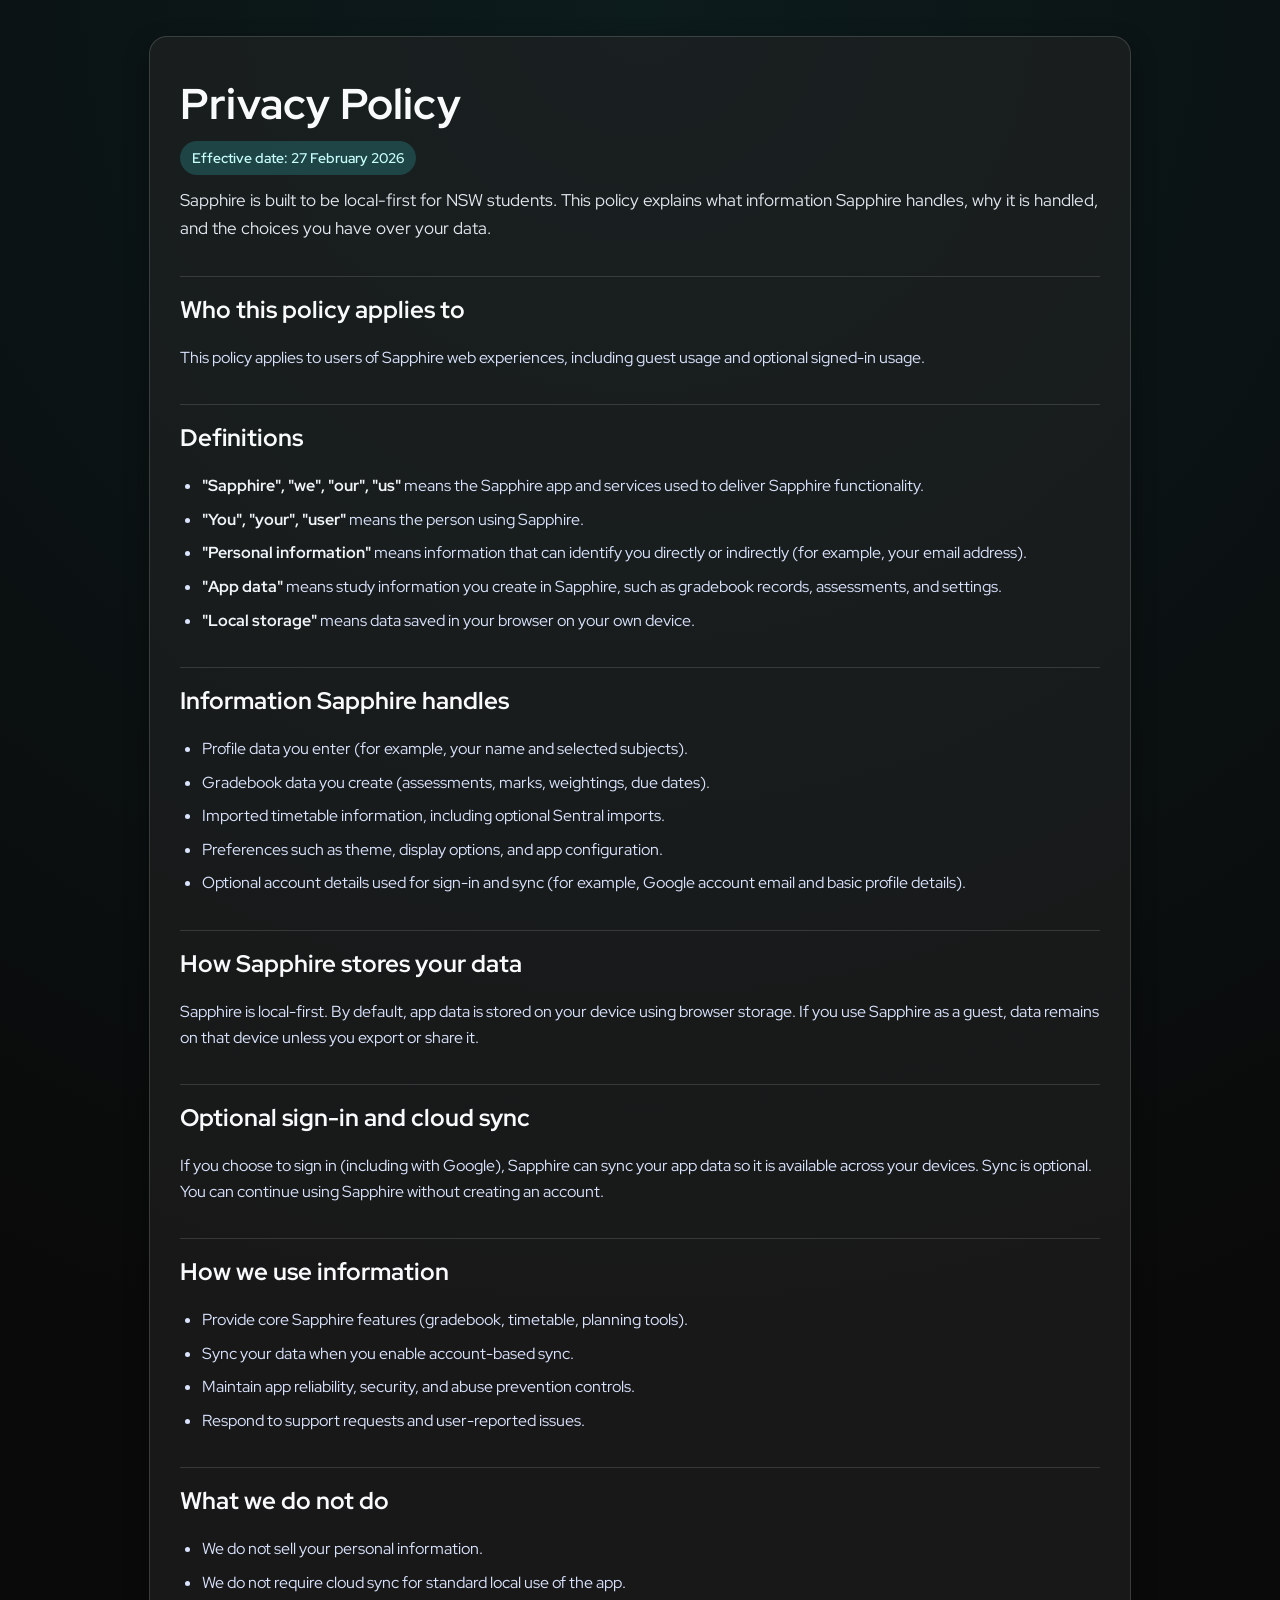
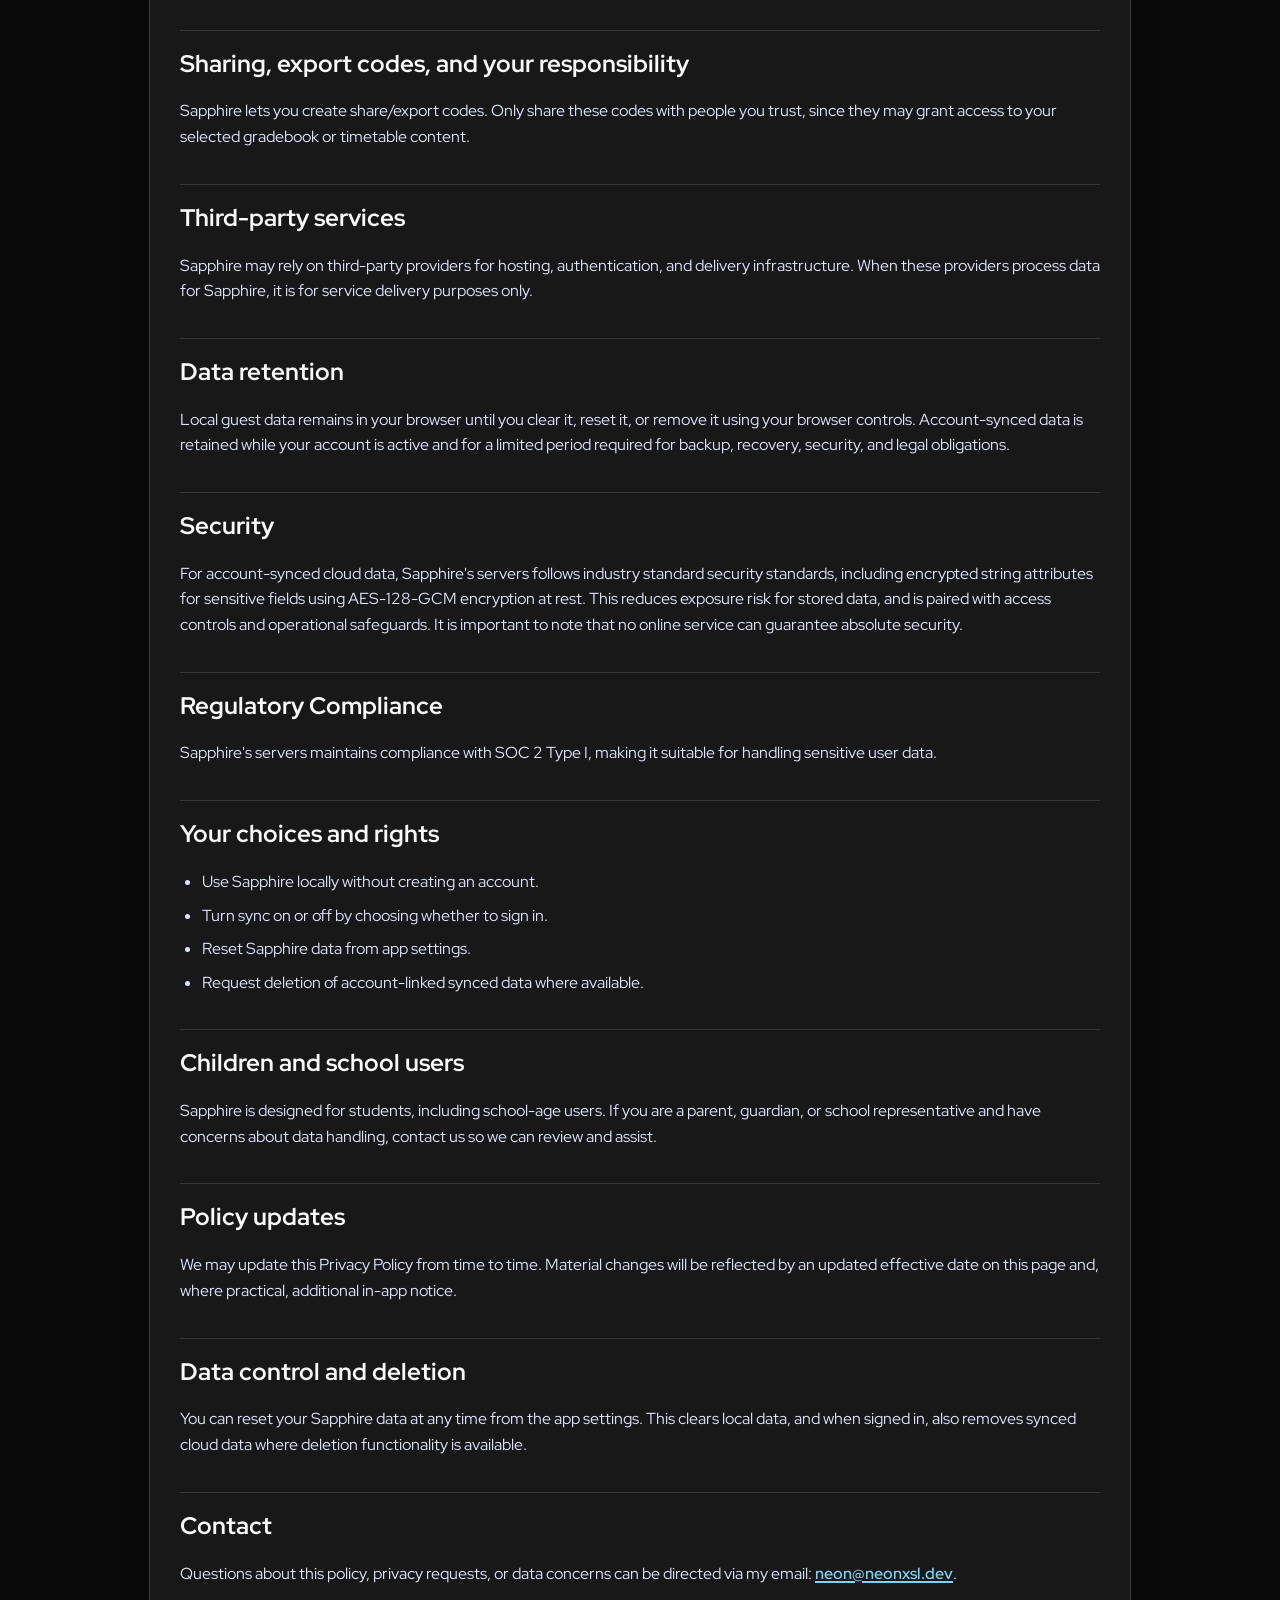
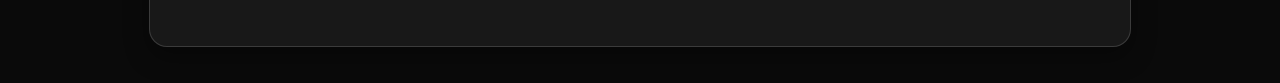
<file: privacy.html>
<!doctype html>
<html lang="en">
  <head>
    <meta charset="UTF-8" />
    <meta name="viewport" content="width=device-width, initial-scale=1.0" />
    <title>Sapphire Privacy Policy</title>
    <link rel="icon" href="favicon.png" />
    <link
      rel="stylesheet"
      href="https://fonts.googleapis.com/css2?family=Inter:wght@400;500;600;700;800&display=swap"
    />
    <link
      rel="stylesheet"
      href="https://fonts.googleapis.com/css2?family=Red+Hat+Display:wght@400;500;600;700;800&display=swap"
    />
    <link rel="stylesheet" href="style.css" />
  </head>
  <body class="privacy-page">
    <main>
      <header class="policy-header">
      <h1>Privacy Policy</h1>
      <p class="effective-date">Effective date: 27 February 2026</p>
      <p class="lead">
        Sapphire is built to be local-first for NSW students. This policy
        explains what information Sapphire handles, why it is handled, and the
        choices you have over your data.
      </p>
      </header>

      <h2>Who this policy applies to</h2>
      <p>
        This policy applies to users of Sapphire web experiences, including
        guest usage and optional signed-in usage.
      </p>

      <h2>Definitions</h2>
      <ul>
        <li>
          <strong>"Sapphire", "we", "our", "us"</strong> means the Sapphire app
          and services used to deliver Sapphire functionality.
        </li>
        <li>
          <strong>"You", "your", "user"</strong> means the person using
          Sapphire.
        </li>
        <li>
          <strong>"Personal information"</strong> means information that can
          identify you directly or indirectly (for example, your email address).
        </li>
        <li>
          <strong>"App data"</strong> means study information you create in
          Sapphire, such as gradebook records, assessments, and settings.
        </li>
        <li>
          <strong>"Local storage"</strong> means data saved in your browser on
          your own device.
        </li>
      </ul>

      <h2>Information Sapphire handles</h2>
      <ul>
        <li>
          Profile data you enter (for example, your name and selected subjects).
        </li>
        <li>
          Gradebook data you create (assessments, marks, weightings, due dates).
        </li>
        <li>
          Imported timetable information, including optional Sentral imports.
        </li>
        <li>
          Preferences such as theme, display options, and app configuration.
        </li>
        <li>
          Optional account details used for sign-in and sync (for example,
          Google account email and basic profile details).
        </li>
      </ul>

      <h2>How Sapphire stores your data</h2>
      <p>
        Sapphire is local-first. By default, app data is stored on your device
        using browser storage. If you use Sapphire as a guest, data remains on
        that device unless you export or share it.
      </p>

      <h2>Optional sign-in and cloud sync</h2>
      <p>
        If you choose to sign in (including with Google), Sapphire can sync your
        app data so it is available across your devices. Sync is optional. You
        can continue using Sapphire without creating an account.
      </p>

      <h2>How we use information</h2>
      <ul>
        <li>
          Provide core Sapphire features (gradebook, timetable, planning tools).
        </li>
        <li>Sync your data when you enable account-based sync.</li>
        <li>
          Maintain app reliability, security, and abuse prevention controls.
        </li>
        <li>Respond to support requests and user-reported issues.</li>
      </ul>

      <h2>What we do not do</h2>
      <ul>
        <li>We do not sell your personal information.</li>
        <li>We do not require cloud sync for standard local use of the app.</li>
      </ul>

      <h2>Sharing, export codes, and your responsibility</h2>
      <p>
        Sapphire lets you create share/export codes. Only share these codes with
        people you trust, since they may grant access to your selected gradebook
        or timetable content.
      </p>

      <h2>Third-party services</h2>
      <p>
        Sapphire may rely on third-party providers for hosting, authentication,
        and delivery infrastructure. When these providers process data for
        Sapphire, it is for service delivery purposes only.
      </p>

      <h2>Data retention</h2>
      <p>
        Local guest data remains in your browser until you clear it, reset it,
        or remove it using your browser controls. Account-synced data is
        retained while your account is active and for a limited period required
        for backup, recovery, security, and legal obligations.
      </p>

      <h2>Security</h2>
      <p>
        For account-synced cloud data, Sapphire's servers follows industry standard security
        standards, including encrypted string attributes for sensitive fields
        using AES-128-GCM encryption at rest. This reduces exposure risk for
        stored data, and is paired with access controls and operational
        safeguards. It is important to note that no online service can 
        guarantee absolute security.
      </p>

      <h2>Regulatory Compliance</h2>
      <p>
        Sapphire's servers maintains compliance with SOC 2 Type I, making it suitable for handling sensitive user data.
      </p>

      <h2>Your choices and rights</h2>
      <ul>
        <li>Use Sapphire locally without creating an account.</li>
        <li>Turn sync on or off by choosing whether to sign in.</li>
        <li>Reset Sapphire data from app settings.</li>
        <li>Request deletion of account-linked synced data where available.</li>
      </ul>

      <h2>Children and school users</h2>
      <p>
        Sapphire is designed for students, including school-age users. If you
        are a parent, guardian, or school representative and have concerns about
        data handling, contact us so we can review and assist.
      </p>

      <h2>Policy updates</h2>
      <p>
        We may update this Privacy Policy from time to time. Material changes
        will be reflected by an updated effective date on this page and, where
        practical, additional in-app notice.
      </p>

      <h2>Data control and deletion</h2>
      <p>
        You can reset your Sapphire data at any time from the app settings. This
        clears local data, and when signed in, also removes synced cloud data
        where deletion functionality is available.
      </p>

      <h2>Contact</h2>
      <p>
        Questions about this policy, privacy requests, or data concerns can be
        directed via my email:
        <a
          href="mailto:neon@neonxsl.dev"
          >neon@neonxsl.dev</a
        >.
      </p>
    </main>
  </body>
</html>
</file>
<file: style.css>
:root {
  color-scheme: dark;
}

body {
  margin: 0;
  font-family: "Red Hat Display", "Inter", "Segoe UI", sans-serif;
  background: #0a0a0a;
  color: #f8fafc;
  line-height: 1.6;
}

main {
  max-width: 840px;
  margin: 0 auto;
  padding: 56px 24px 72px;
}

h1,
h2 {
  line-height: 1.25;
}

h1 {
  margin: 0 0 8px;
  font-size: 36px;
}

h2 {
  margin-top: 36px;
  font-size: 22px;
}

p,
ul {
  margin: 12px 0;
  color: #dbe4ff;
}

a {
  color: #7dd3fc;
}

.privacy-page {
  background: radial-gradient(circle at top, #0c1b1c 0%, #0a0a0a 42%);
}

.privacy-page main {
  max-width: 920px;
  margin: 36px auto;
  padding: 40px 30px 48px;
  background: rgba(38, 38, 38, 0.55);
  border: 1px solid rgba(184, 184, 184, 0.22);
  border-radius: 18px;
  box-shadow: 0 10px 24px rgba(0, 0, 0, 0.35);
}

.privacy-page .policy-header {
  margin-bottom: 8px;
}

.privacy-page h1 {
  margin-bottom: 10px;
  font-size: clamp(2rem, 4vw, 2.7rem);
  letter-spacing: 0.2px;
}

.privacy-page .effective-date {
  display: inline-block;
  margin: 0 0 12px;
  padding: 6px 12px;
  border-radius: 999px;
  font-size: 14px;
  font-weight: 600;
  color: #c7fefc;
  background: rgba(59, 240, 246, 0.18);
}

.privacy-page .lead {
  margin-top: 0;
  font-size: 17px;
  color: #e2e8f0;
}

.privacy-page h2 {
  margin-top: 34px;
  padding-top: 18px;
  border-top: 1px solid rgba(182, 182, 182, 0.2);
  font-size: 24px;
  color: #f8fafc;
}

.privacy-page p,
.privacy-page ul {
  font-size: 16px;
  color: #dbe4ff;
}

.privacy-page ul {
  padding-left: 1.35rem;
}

.privacy-page li {
  margin: 8px 0;
}

.privacy-page strong {
  color: #f1f5f9;
}

.privacy-page a {
  font-weight: 600;
  text-decoration-thickness: 2px;
  text-underline-offset: 2px;
}

.privacy-page a:hover {
  color: #a5f3fc;
}

@media (max-width: 700px) {
  .privacy-page main {
    margin: 12px;
    padding: 28px 20px 34px;
    border-radius: 14px;
  }

  .privacy-page h2 {
    font-size: 21px;
  }
}
</file>
